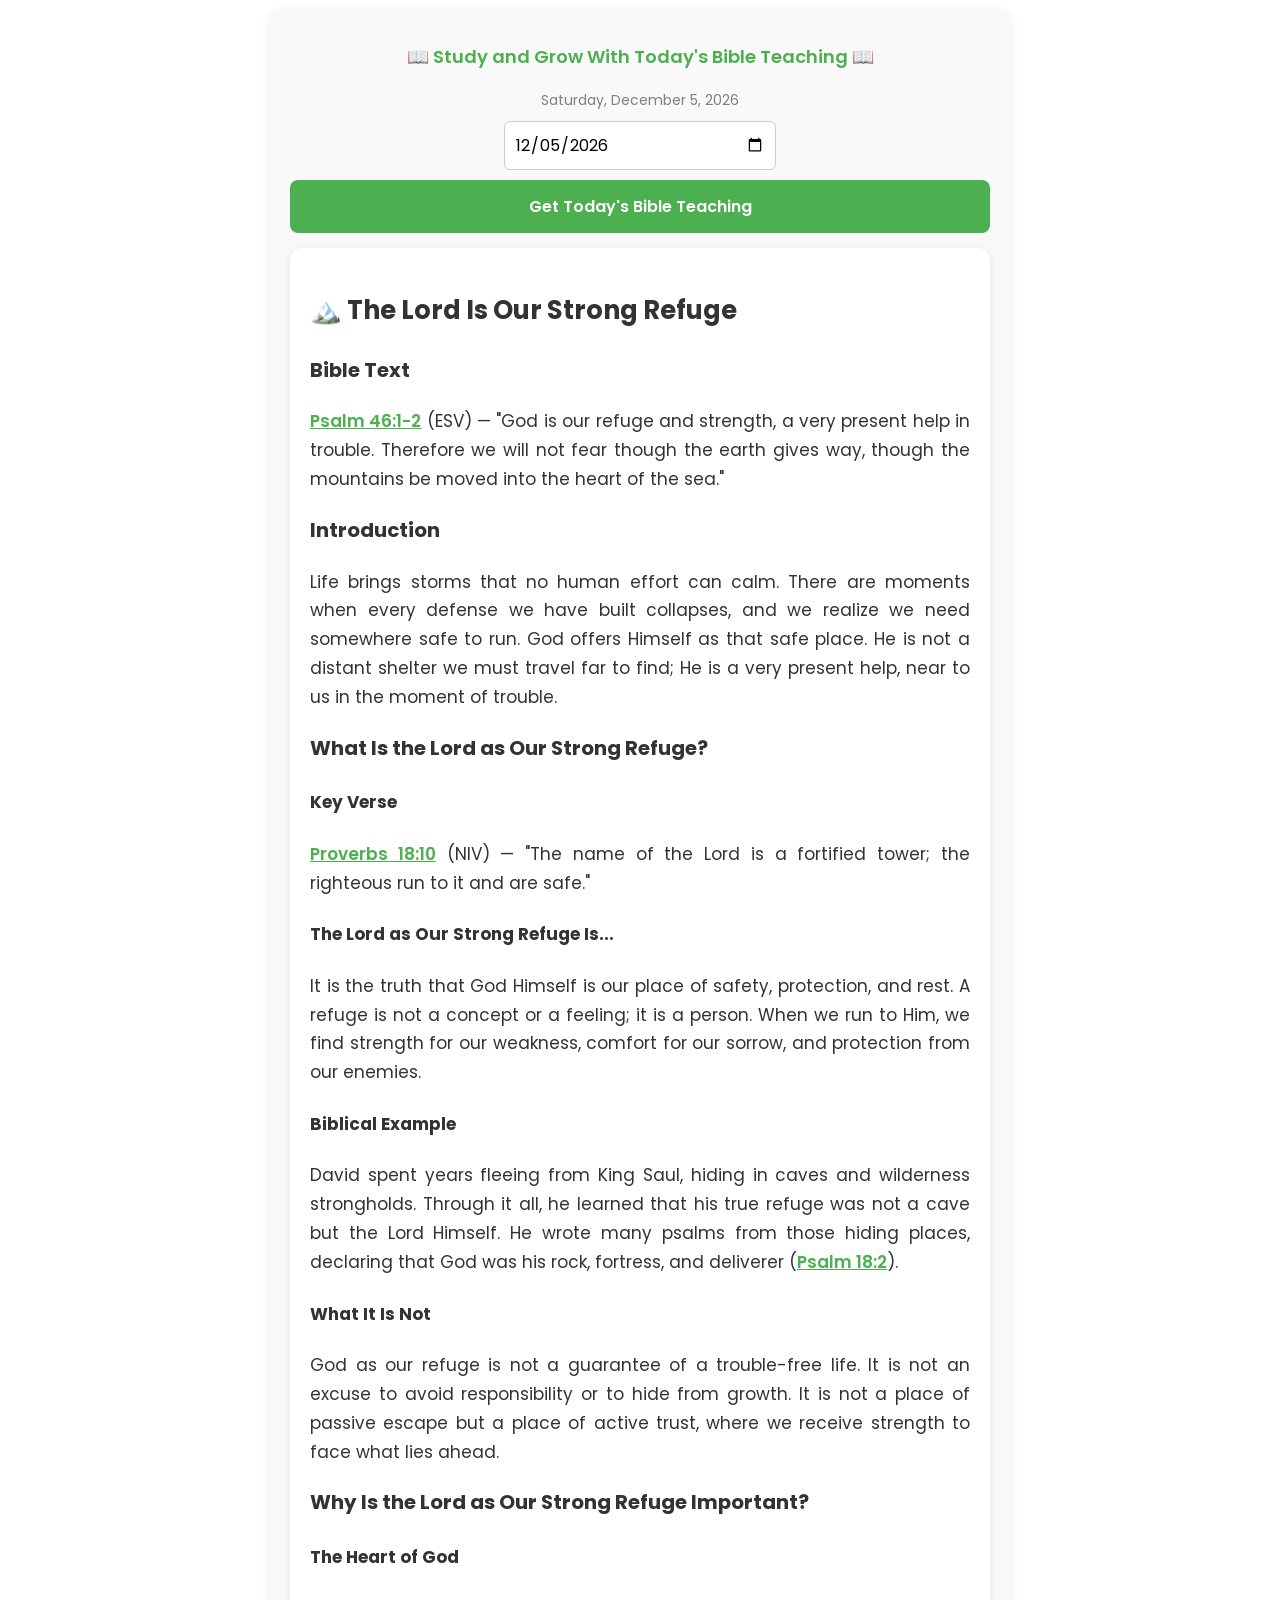
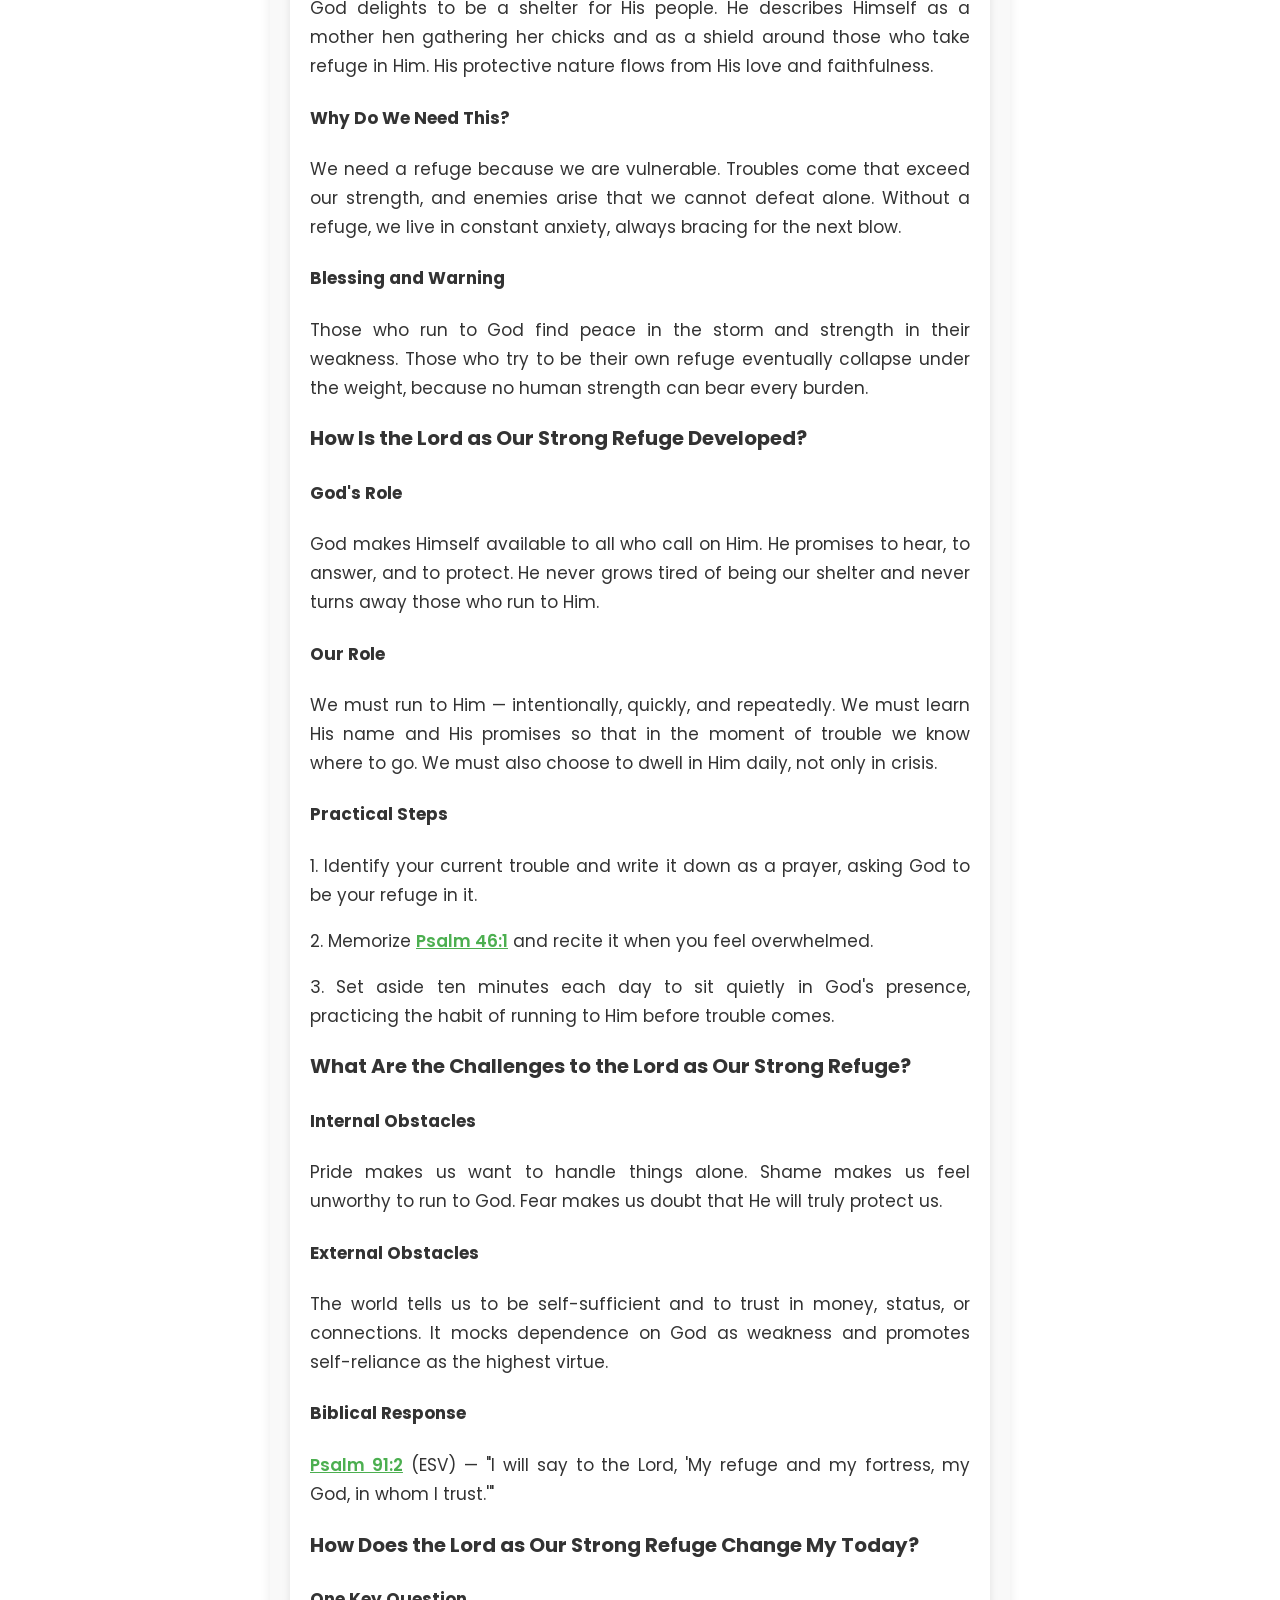
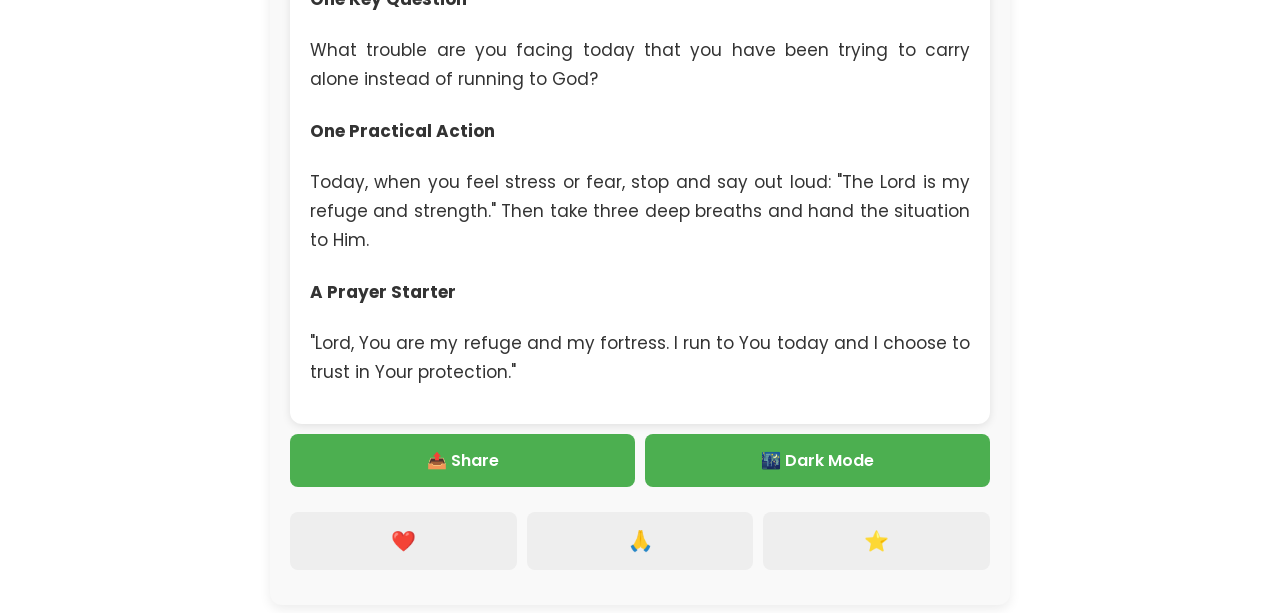
<file: index.html>
<!DOCTYPE html>
<html lang="en">
<head>
  <meta charset="UTF-8" />
  <meta name="viewport" content="width=device-width, initial-scale=1.0"/>
  <meta name="description" content="Daily Bible teaching widget with sharing features"/>
  <meta name="theme-color" content="#4CAF50"/>
  <title>Daily Bible Teaching Widget</title>
  <link rel="stylesheet" href="style.css">
</head>
<body>
  <a href="#bible-teaching-widget" class="skip-link">Skip to main content</a>
  
  <div id="bible-teaching-widget" role="article" aria-label="Daily Bible Teaching">
    <h1 class="sr-only">Daily Bible Teaching</h1>
    <h2 class="caption" aria-hidden="true">📖 Study and Grow With Today's Bible Teaching 📖</h2>
    
    <div class="date-display" id="dateDisplay" aria-live="polite">Loading date...</div>
    
    <input type="date" id="calendarPicker" aria-label="Select date for Bible teaching">
    
    <button id="todayBtn" aria-label="Get today's Bible teaching">Get Today's Bible Teaching</button>

    <div class="spinner" id="loadingSpinner" style="display: none;">
      <svg fill="#4CAF50" viewBox="0 0 512 512">
        <path d="M256 32C132.3 32 32 132.3 32 256h64c0-88.4 71.6-160 160-160V32z">
          <animateTransform attributeName="transform" type="rotate" from="0 256 256"
            to="360 256 256" dur="1.2s" repeatCount="indefinite" />
        </path>
      </svg>
    </div>

    <div id="teaching-output" class="teaching-card" aria-live="polite">
      Click the button above to receive today's Bible study.
    </div>

    <div class="action-row">
      <button id="shareBtn" aria-label="Share this teaching">📤 Share</button>
      <button id="darkThemeBtn" aria-label="Toggle dark mode">🌃 Dark Mode</button>
    </div>

    <div class="feedback-row">
      <button id="likeBtn" aria-label="Like this teaching">❤️</button>
      <button id="prayerBtn" aria-label="Request prayer">🙏</button>
      <button id="feedbackBtn" aria-label="Give feedback">⭐</button>
    </div>
  </div>

  <script src="script.js"></script>
</body>
</html>
</file>
<file: style.css>
@import url('https://fonts.googleapis.com/css2?family=Poppins:wght@400;600&display=swap');

.sr-only {
  position: absolute;
  width: 1px;
  height: 1px;
  padding: 0;
  margin: -1px;
  overflow: hidden;
  clip: rect(0, 0, 0, 0);
  white-space: nowrap;
  border-width: 0;
}

.skip-link {
  position: absolute;
  top: -40px;
  left: 0;
  background: var(--primary-color);
  color: white;
  padding: 8px;
  z-index: 100;
  transition: top 0.3s;
}

.skip-link:focus {
  top: 0;
}

#bible-teaching-widget {
  --primary-color: #4CAF50;
  --bg-color: #f9f9f9;
  --text-color: #333333;
  --card-bg: #ffffff;
  
  font-family: 'Poppins', sans-serif;
  background-color: var(--bg-color);
  color: var(--text-color);
  padding: 20px;
  border-radius: 12px;
  box-shadow: 0 4px 12px rgba(0, 0, 0, 0.08);
  max-width: 700px;
  margin: auto;
  transition: background-color 0.3s, color 0.3s;
}

#bible-teaching-widget.dark {
  --bg-color: #1e1e1e;
  --text-color: #f0f0f0;
  --card-bg: #2c2c2c;
}

.caption {
  text-align: center;
  font-size: 18px;
  color: var(--primary-color);
  font-weight: 600;
  margin-bottom: 20px;
  animation: pulse 2s infinite;
}

.date-display {
  text-align: center;
  font-size: 14px;
  margin-bottom: 10px;
  color: gray;
}

input[type="date"] {
  display: block;
  margin: 10px auto;
  padding: 10px;
  font-size: 16px;
  border-radius: 6px;
  border: 1px solid #ccc;
  width: 100%;
  max-width: 250px;
  font-family: inherit;
}

button {
  background-color: var(--primary-color);
  color: white;
  border: none;
  padding: 14px 20px;
  font-size: 16px;
  border-radius: 8px;
  cursor: pointer;
  transition: background-color 0.3s ease;
  width: 100%;
  margin-bottom: 15px;
  font-family: inherit;
  font-weight: 600;
}

button:hover, button:focus {
  background-color: #45a049;
  outline: 2px solid var(--primary-color);
  outline-offset: 2px;
}

.teaching-card {
  background-color: var(--card-bg);
  border-radius: 12px;
  padding: 20px;
  box-shadow: 0 2px 8px rgba(0, 0, 0, 0.1);
  font-size: clamp(15px, 4vw, 17px);
  line-height: 1.7;
  text-align: justify;
  word-wrap: break-word;
  animation: fadeIn 0.5s ease-in;
}

.teaching-card blockquote {
  font-size: 1em;
  background: #f0f7f4;
  border-left: 4px solid var(--primary-color);
  padding: 1em;
  margin: 1em 0;
  font-style: italic;
}

#bible-teaching-widget.dark .teaching-card blockquote {
  background: #25332e;
  color: #e0e0e0;
}

.action-row,
.feedback-row {
  display: flex;
  justify-content: space-between;
  gap: 10px;
  margin-top: 10px;
  flex-wrap: wrap;
}

.action-row button,
.feedback-row button {
  flex: 1;
}

.feedback-row button {
  font-size: 20px;
  background-color: #eee;
  color: #333;
}

#bible-teaching-widget.dark .feedback-row button {
  background-color: #3a3a3a;
  color: #fff;
}

.spinner {
  display: flex;
  justify-content: center;
  align-items: center;
  margin: 20px 0;
}

.spinner svg {
  width: 48px;
  height: 48px;
  animation: spin 2s linear infinite;
}

/* Bible link parsing layout adjustments */
.bible-popup-overlay {
  position: fixed;
  top: 0;
  left: 0;
  right: 0;
  bottom: 0;
  background-color: rgba(0,0,0,0.7);
  z-index: 1000;
  display: flex;
  justify-content: center;
  align-items: center;
}

.bible-popup {
  background-color: white;
  color: #333;
  border-radius: 12px;
  padding: 25px;
  width: 90%;
  max-width: 600px;
  max-height: 80vh;
  overflow-y: auto;
  box-shadow: 0 5px 15px rgba(0,0,0,0.3);
  position: relative;
  font-family: 'Poppins', sans-serif;
  animation: popupFadeIn 0.3s ease-out;
}

#bible-teaching-widget.dark .bible-popup {
  background-color: #2c2c2c;
  color: #f0f0f0;
}

.bible-popup-close {
  position: absolute;
  top: 10px;
  right: 15px;
  background: none;
  border: none;
  font-size: 24px;
  cursor: pointer;
  color: inherit;
  padding: 5px;
}

.bible-popup h3 {
  margin-top: 0;
  color: #4CAF50;
  padding-right: 30px;
}

.bible-popup-content {
  margin-top: 15px;
  line-height: 1.6;
}

.bible-popup-content sup {
  font-size: 0.7em;
  vertical-align: super;
}

@keyframes popupFadeIn {
  from { opacity: 0; transform: translateY(20px); }
  to { opacity: 1; transform: translateY(0); }
}

@keyframes pulse {
  0% { transform: scale(1); opacity: 1; }
  50% { transform: scale(1.05); opacity: 0.8; }
  100% { transform: scale(1); opacity: 1; }
}

@keyframes spin {
  from { transform: rotate(0deg); }
  to { transform: rotate(360deg); }
}

@keyframes fadeIn {
  from { opacity: 0; }
  to { opacity: 1; }
}

@media (max-width: 600px) {
  #bible-teaching-widget {
    padding: 15px;
  }
  .teaching-card {
    font-size: clamp(14px, 4vw, 16px);
    padding: 15px;
  }
  button {
    font-size: 15px;
    padding: 12px 16px;
  }
  .caption {
    font-size: 16px;
  }
  .teaching-card blockquote {
    font-size: 0.95em;
    padding: 0.8em;
  }
  .bible-popup {
    max-height: 70vh;
  }
}
</file>
